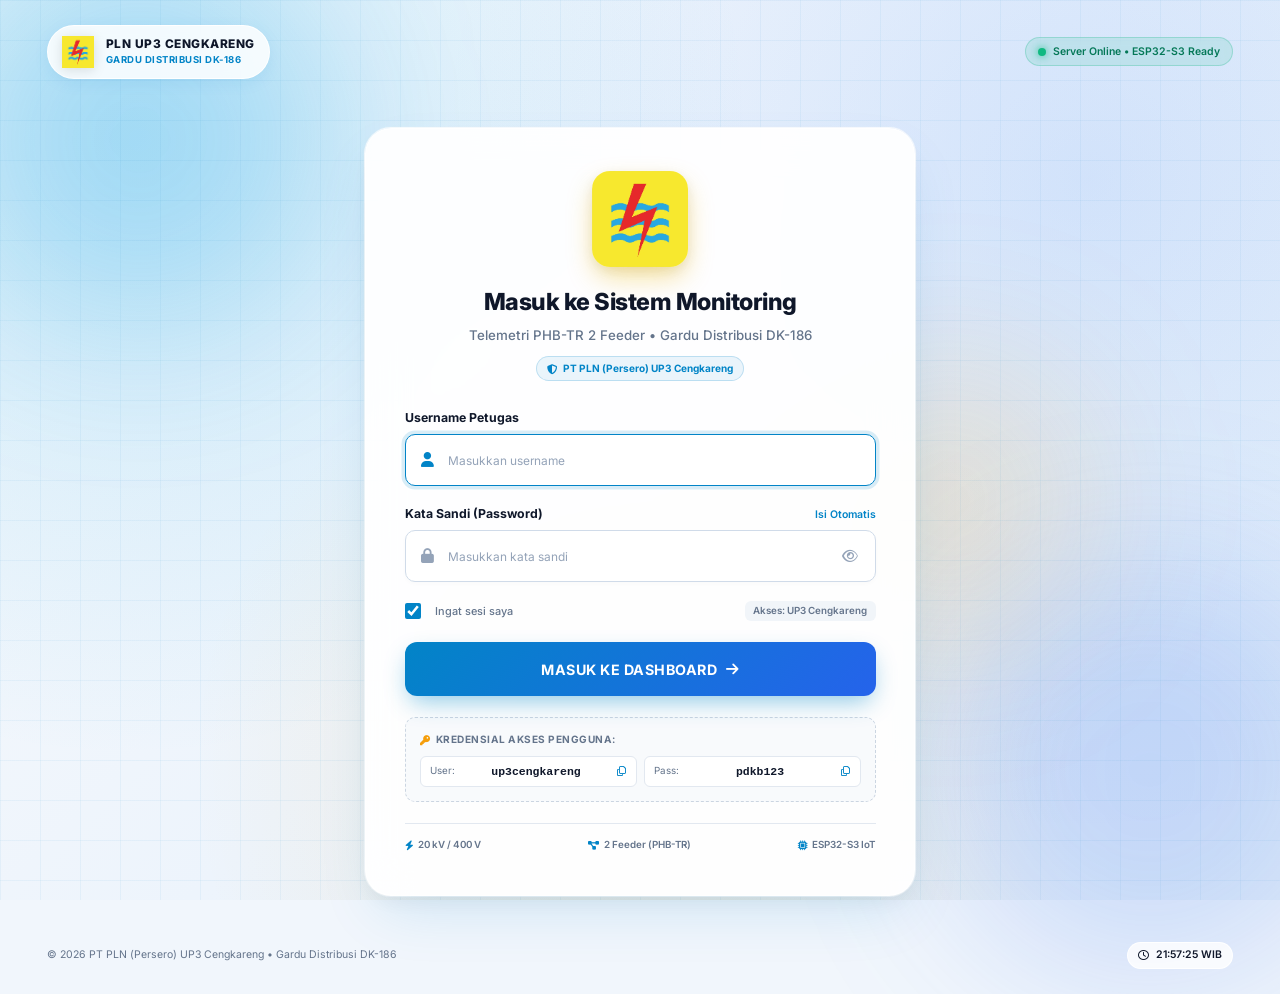
<file: index.html>
<!DOCTYPE html>
<html lang="id">
<head>
    <meta charset="UTF-8">
    <meta name="viewport" content="width=device-width, initial-scale=1.0, maximum-scale=5.0">
    <meta name="theme-color" content="#f0f9ff">
    <meta name="description" content="Login Portal Sistem Monitoring Telemetri Gardu Distribusi DK-186 PHB-TR UP3 Cengkareng">
    <title>Login Petugas | Monitoring Gardu Distribusi DK-186 UP3 Cengkareng</title>

    <!-- Google Fonts: Inter -->
    <link rel="preconnect" href="https://fonts.googleapis.com">
    <link rel="preconnect" href="https://fonts.gstatic.com" crossorigin>
    <link href="https://fonts.googleapis.com/css2?family=Inter:wght@300;400;500;600;700;800&display=swap" rel="stylesheet">

    <!-- FontAwesome 6 -->
    <link rel="stylesheet" href="https://cdnjs.cloudflare.com/ajax/libs/font-awesome/6.5.1/css/all.min.css">

    <!-- Login Page Stylesheet -->
    <link rel="stylesheet" href="landing.css">
</head>
<body>
    <div class="login-page-wrapper">
        
        <!-- Ambient Decorative Background Shapes -->
        <div class="bg-orb orb-1"></div>
        <div class="bg-orb orb-2"></div>
        <div class="bg-orb orb-3"></div>
        <div class="bg-grid-pattern"></div>

        <!-- Top Header Minimal -->
        <header class="top-nav-bar">
            <div class="brand-pill">
                <img src="assets/pln-logo-clean.png" alt="Logo PLN" class="pln-nav-logo">
                <div class="brand-text">
                    <span class="brand-title">PLN UP3 CENGKARENG</span>
                    <span class="brand-sub">GARDU DISTRIBUSI DK-186</span>
                </div>
            </div>

            <div class="nav-status">
                <span class="status-indicator"></span>
                <span>Server Online &bull; ESP32-S3 Ready</span>
            </div>
        </header>

        <!-- Main Login Card Container -->
        <main class="login-main">
            <div class="login-card">
                
                <!-- Card Header -->
                <div class="card-header">
                    <div class="pln-emblem-badge">
                        <img src="assets/pln-logo-clean.png" alt="Logo Utama PT PLN (Persero)" class="pln-official-logo">
                    </div>
                    <h2>Masuk ke Sistem Monitoring</h2>
                    <p>Telemetri PHB-TR 2 Feeder &bull; Gardu Distribusi DK-186</p>
                    <div class="substation-chip">
                        <i class="fa-solid fa-shield-halved"></i> PT PLN (Persero) UP3 Cengkareng
                    </div>
                </div>

                <!-- Alert Message Box -->
                <div class="alert-box" id="alertBox" style="display: none;">
                    <i class="fa-solid fa-circle-exclamation alert-icon"></i>
                    <span id="alertMessage">Username atau Password salah!</span>
                </div>

                <!-- Login Form -->
                <form id="loginForm" onsubmit="handleLogin(event)" autocomplete="off">
                    
                    <!-- Username Field -->
                    <div class="input-group">
                        <label for="username">Username Petugas</label>
                        <div class="input-wrapper">
                            <i class="fa-solid fa-user field-icon"></i>
                            <input 
                                type="text" 
                                id="username" 
                                class="form-input" 
                                placeholder="Masukkan username" 
                                required 
                                autofocus
                            >
                        </div>
                    </div>

                    <!-- Password Field -->
                    <div class="input-group">
                        <div class="label-row">
                            <label for="password">Kata Sandi (Password)</label>
                            <span class="forgot-hint" onclick="fillDemoCredentials()">Isi Otomatis</span>
                        </div>
                        <div class="input-wrapper">
                            <i class="fa-solid fa-lock field-icon"></i>
                            <input 
                                type="password" 
                                id="password" 
                                class="form-input" 
                                placeholder="Masukkan kata sandi" 
                                required
                            >
                            <button type="button" class="btn-toggle-pwd" id="togglePwdBtn" onclick="togglePasswordVisibility()" title="Lihat Password">
                                <i class="fa-regular fa-eye" id="togglePwdIcon"></i>
                            </button>
                        </div>
                    </div>

                    <!-- Options Row -->
                    <div class="form-options">
                        <label class="remember-checkbox">
                            <input type="checkbox" id="rememberMe" checked>
                            <span class="checkmark"></span>
                            <span>Ingat sesi saya</span>
                        </label>
                        <span class="role-badge">Akses: UP3 Cengkareng</span>
                    </div>

                    <!-- Submit Button -->
                    <button type="submit" class="btn-login" id="btnLogin">
                        <span id="btnText">MASUK KE DASHBOARD</span>
                        <i class="fa-solid fa-arrow-right" id="btnIcon"></i>
                        <span class="spinner" id="btnSpinner" style="display: none;"></span>
                    </button>
                </form>

                <!-- Quick Credential Helper Chip -->
                <div class="demo-credential-box">
                    <div class="demo-header">
                        <i class="fa-solid fa-key"></i>
                        <span>Kredensial Akses Pengguna:</span>
                    </div>
                    <div class="demo-pills-row">
                        <div class="credential-pill" onclick="fillUsername('up3cengkareng')" title="Klik untuk menyalin">
                            <span>User:</span> <strong>up3cengkareng</strong>
                            <i class="fa-regular fa-copy"></i>
                        </div>
                        <div class="credential-pill" onclick="fillPassword('pdkb123')" title="Klik untuk menyalin">
                            <span>Pass:</span> <strong>pdkb123</strong>
                            <i class="fa-regular fa-copy"></i>
                        </div>
                    </div>
                </div>

                <!-- Footer Specs inside Card -->
                <div class="card-footer-info">
                    <div class="footer-spec-item">
                        <i class="fa-solid fa-bolt"></i> 20 kV / 400 V
                    </div>
                    <div class="footer-spec-item">
                        <i class="fa-solid fa-diagram-project"></i> 2 Feeder (PHB-TR)
                    </div>
                    <div class="footer-spec-item">
                        <i class="fa-solid fa-microchip"></i> ESP32-S3 IoT
                    </div>
                </div>

            </div>
        </main>

        <!-- Bottom Page Footer -->
        <footer class="bottom-page-footer">
            <p>&copy; 2026 PT PLN (Persero) UP3 Cengkareng &bull; Gardu Distribusi DK-186</p>
            <div class="live-clock-badge">
                <i class="fa-regular fa-clock"></i>
                <span id="loginClock">--:--:-- WIB</span>
            </div>
        </footer>

    </div>

    <!-- Login Javascript Logic -->
    <script src="landing.js"></script>
</body>
</html>
</file>
<file: landing.css>
/* ==========================================================================
   PORTAL LOGIN SISTEM MONITORING GARDU DISTRIBUSI DK-186
   Bright, Modern, High-Tech Corporate Light Theme for Laptop & Handphone
   ========================================================================== */

:root {
    /* Bright Corporate Palette (PLN Blue, Clean Sky & Electric Accents) */
    --bg-light: #f1f6fc;
    --bg-card: rgba(255, 255, 255, 0.94);
    --border-card: rgba(255, 255, 255, 0.95);
    --border-input: #d0dbe9;
    --border-focus: #0284c7;

    --text-heading: #0f172a;
    --text-body: #334155;
    --text-muted: #64748b;
    --text-light: #94a3b8;

    --c-primary: #0284c7;
    --c-primary-hover: #0369a1;
    --c-secondary: #2563eb;
    --c-amber: #f59e0b;
    --c-green: #10b981;
    --c-red: #ef4444;

    --font-main: 'Inter', -apple-system, BlinkMacSystemFont, 'Segoe UI', Roboto, sans-serif;
    --radius-xl: 22px;
    --radius-lg: 14px;
    --radius-md: 10px;
    --radius-sm: 6px;

    --shadow-card: 0 25px 60px -15px rgba(2, 132, 199, 0.16), 
                   0 10px 25px -5px rgba(15, 23, 42, 0.06), 
                   0 0 1px 1px rgba(255, 255, 255, 0.9);
    --shadow-btn: 0 10px 25px -5px rgba(2, 132, 199, 0.45);
}

* {
    margin: 0;
    padding: 0;
    box-sizing: border-box;
}

html {
    font-size: 14px;
    height: 100%;
}

body {
    font-family: var(--font-main);
    background-color: var(--bg-light);
    color: var(--text-body);
    min-height: 100vh;
    display: flex;
    flex-direction: column;
    position: relative;
    overflow-x: hidden;
    line-height: 1.5;
}

/* ==========================================================================
   AMBIENT DECORATIVE LIGHT BACKGROUND
   ========================================================================== */
.login-page-wrapper {
    position: relative;
    min-height: 100vh;
    display: flex;
    flex-direction: column;
    justify-content: space-between;
    padding: 1.25rem;
    z-index: 1;
    background: 
        radial-gradient(circle at 10% 15%, rgba(14, 165, 233, 0.18) 0%, transparent 45%),
        radial-gradient(circle at 85% 20%, rgba(59, 130, 246, 0.15) 0%, transparent 50%),
        radial-gradient(circle at 50% 85%, rgba(245, 158, 11, 0.12) 0%, transparent 45%),
        linear-gradient(135deg, #f8fafc 0%, #edf4fc 50%, #e6f0fa 100%);
    background-attachment: fixed;
}

/* Subtle Technical Grid Overlay */
.bg-grid-pattern {
    position: fixed;
    inset: 0;
    background-image: 
        linear-gradient(to right, rgba(2, 132, 199, 0.05) 1px, transparent 1px),
        linear-gradient(to bottom, rgba(2, 132, 199, 0.05) 1px, transparent 1px);
    background-size: 40px 40px;
    pointer-events: none;
    z-index: -1;
}

/* Glowing Ambient Floating Orbs */
.bg-orb {
    position: fixed;
    border-radius: 50%;
    filter: blur(80px);
    pointer-events: none;
    z-index: -1;
    animation: floatOrb 12s ease-in-out infinite alternate;
}

.orb-1 {
    width: 380px;
    height: 380px;
    background: rgba(14, 165, 233, 0.22);
    top: -50px;
    left: -50px;
}

.orb-2 {
    width: 420px;
    height: 420px;
    background: rgba(37, 99, 235, 0.18);
    bottom: -80px;
    right: -80px;
    animation-delay: -5s;
}

.orb-3 {
    width: 280px;
    height: 280px;
    background: rgba(245, 158, 11, 0.15);
    top: 40%;
    right: 15%;
    animation-delay: -8s;
}

@keyframes floatOrb {
    0% { transform: translate(0, 0) scale(1); }
    100% { transform: translate(40px, 30px) scale(1.1); }
}

/* ==========================================================================
   TOP HEADER NAVIGATION
   ========================================================================== */
.top-nav-bar {
    display: flex;
    justify-content: space-between;
    align-items: center;
    max-width: 1200px;
    width: 100%;
    margin: 0 auto;
    padding: 0.5rem 0.5rem 1.5rem;
}

.brand-pill {
    display: flex;
    align-items: center;
    gap: 0.85rem;
    background: rgba(255, 255, 255, 0.85);
    padding: 0.5rem 1rem;
    border-radius: 9999px;
    border: 1px solid rgba(255, 255, 255, 0.95);
    box-shadow: 0 4px 15px rgba(2, 132, 199, 0.08);
    backdrop-filter: blur(10px);
}

.pln-nav-logo {
    width: 32px;
    height: 38px;
    object-fit: contain;
    filter: drop-shadow(0 2px 6px rgba(0, 0, 0, 0.12));
}

.brand-text {
    display: flex;
    flex-direction: column;
}

.brand-title {
    font-size: 0.85rem;
    font-weight: 800;
    color: var(--text-heading);
    letter-spacing: 0.5px;
}

.brand-sub {
    font-size: 0.68rem;
    font-weight: 700;
    color: var(--c-primary);
    letter-spacing: 0.5px;
}

.nav-status {
    display: inline-flex;
    align-items: center;
    gap: 0.5rem;
    font-size: 0.75rem;
    font-weight: 600;
    color: #047857;
    background: rgba(16, 185, 129, 0.12);
    border: 1px solid rgba(16, 185, 129, 0.25);
    padding: 0.4rem 0.85rem;
    border-radius: 9999px;
    backdrop-filter: blur(8px);
}

.status-indicator {
    width: 8px;
    height: 8px;
    border-radius: 50%;
    background-color: var(--c-green);
    box-shadow: 0 0 8px var(--c-green);
    animation: pulseStatus 2s infinite;
}

@keyframes pulseStatus {
    0%, 100% { transform: scale(1); opacity: 1; }
    50% { transform: scale(0.8); opacity: 0.6; }
}

/* ==========================================================================
   MAIN LOGIN CARD CONTAINER
   ========================================================================== */
.login-main {
    flex: 1;
    display: flex;
    align-items: center;
    justify-content: center;
    padding: 2rem 0;
}

.login-card {
    background: var(--bg-card);
    border: 1px solid var(--border-card);
    border-radius: 26px;
    box-shadow: var(--shadow-card);
    width: 100%;
    max-width: 550px; /* Diperbesar untuk tampilan laptop yang lebih proporsional & lega */
    padding: 3rem 2.75rem; /* Padding lebih lega & nyaman di layar laptop */
    backdrop-filter: blur(20px);
    -webkit-backdrop-filter: blur(20px);
    position: relative;
    transition: transform 0.3s ease, box-shadow 0.3s ease;
}

/* Card Header */
.card-header {
    text-align: center;
    margin-bottom: 2rem;
}

.pln-emblem-badge {
    display: inline-flex;
    align-items: center;
    justify-content: center;
    margin-bottom: 1.25rem;
    position: relative;
}

.pln-official-logo {
    width: 96px; /* Ukuran gagah & proporsional */
    height: 96px;
    object-fit: contain;
    border-radius: 18px;
    box-shadow: 0 12px 28px -4px rgba(234, 179, 8, 0.45), 0 4px 12px rgba(0, 0, 0, 0.08);
    transition: transform 0.3s cubic-bezier(0.34, 1.56, 0.64, 1);
}

.pln-official-logo:hover {
    transform: scale(1.06) rotate(-1deg);
    box-shadow: 0 16px 32px -4px rgba(234, 179, 8, 0.55);
}

.card-header h2 {
    font-size: 1.68rem; /* Sedikit diperbesar agar tegas */
    font-weight: 800;
    color: var(--text-heading);
    letter-spacing: -0.5px;
    margin-bottom: 0.45rem;
}

.card-header p {
    font-size: 0.95rem; /* Lebih mudah dibaca */
    color: var(--text-muted);
    font-weight: 500;
}

.substation-chip {
    display: inline-flex;
    align-items: center;
    gap: 0.4rem;
    background: rgba(2, 132, 199, 0.08);
    color: var(--c-primary);
    border: 1px solid rgba(2, 132, 199, 0.2);
    font-size: 0.72rem;
    font-weight: 700;
    padding: 0.3rem 0.75rem;
    border-radius: 9999px;
    margin-top: 0.75rem;
}

/* Alert Notification */
.alert-box {
    display: flex;
    align-items: center;
    gap: 0.65rem;
    background: #fef2f2;
    border: 1px solid #fecaca;
    color: #b91c1c;
    padding: 0.75rem 1rem;
    border-radius: var(--radius-md);
    font-size: 0.8rem;
    font-weight: 600;
    margin-bottom: 1.25rem;
    animation: shakeError 0.4s ease-in-out;
}

@keyframes shakeError {
    0%, 100% { transform: translateX(0); }
    20%, 60% { transform: translateX(-6px); }
    40%, 80% { transform: translateX(6px); }
}

.alert-icon {
    font-size: 1rem;
    color: var(--c-red);
}

/* ==========================================================================
   LOGIN FORM FIELDS
   ========================================================================== */
.input-group {
    margin-bottom: 1.35rem;
}

.input-group label {
    display: block;
    font-size: 0.88rem;
    font-weight: 700;
    color: var(--text-heading);
    margin-bottom: 0.45rem;
}

.label-row {
    display: flex;
    justify-content: space-between;
    align-items: center;
    margin-bottom: 0.45rem;
}

.label-row label {
    margin-bottom: 0;
}

.forgot-hint {
    font-size: 0.75rem;
    color: var(--c-primary);
    font-weight: 600;
    cursor: pointer;
    transition: color 0.2s;
}

.forgot-hint:hover {
    color: var(--c-primary-hover);
    text-decoration: underline;
}

.input-wrapper {
    position: relative;
    display: flex;
    align-items: center;
}

.field-icon {
    position: absolute;
    left: 1.15rem;
    color: var(--text-light);
    font-size: 1.05rem;
    pointer-events: none;
    transition: color 0.2s;
}

.form-input {
    width: 100%;
    height: 52px;
    padding: 0 1.15rem 0 3rem;
    background: #ffffff;
    border: 1.5px solid var(--border-input);
    border-radius: var(--radius-md);
    font-family: inherit;
    font-size: 0.98rem;
    color: var(--text-heading);
    outline: none;
    transition: all 0.25s ease;
    box-shadow: 0 2px 5px rgba(0, 0, 0, 0.02);
}

.form-input:focus {
    border-color: var(--border-focus);
    background: #ffffff;
    box-shadow: 0 0 0 3.5px rgba(2, 132, 199, 0.15);
}

.form-input:focus + .field-icon,
.input-wrapper:focus-within .field-icon {
    color: var(--c-primary);
}

.form-input::placeholder {
    color: var(--text-light);
    font-size: 0.85rem;
}

/* Password Toggle Button */
.btn-toggle-pwd {
    position: absolute;
    right: 0.85rem;
    background: transparent;
    border: none;
    color: var(--text-light);
    cursor: pointer;
    padding: 0.4rem;
    font-size: 1rem;
    display: flex;
    align-items: center;
    justify-content: center;
    transition: color 0.2s;
}

.btn-toggle-pwd:hover {
    color: var(--text-heading);
}

/* Options (Remember Me & Role) */
.form-options {
    display: flex;
    justify-content: space-between;
    align-items: center;
    margin-bottom: 1.5rem;
    font-size: 0.78rem;
}

.remember-checkbox {
    display: flex;
    align-items: center;
    gap: 0.5rem;
    cursor: pointer;
    color: var(--text-muted);
    font-weight: 500;
}

.remember-checkbox input {
    cursor: pointer;
    accent-color: var(--c-primary);
    width: 16px;
    height: 16px;
}

.role-badge {
    background: #f1f5f9;
    color: var(--text-muted);
    padding: 0.2rem 0.6rem;
    border-radius: var(--radius-sm);
    font-size: 0.7rem;
    font-weight: 600;
}

/* Submit Login Button */
.btn-login {
    width: 100%;
    height: 54px;
    background: linear-gradient(135deg, #0284c7 0%, #2563eb 100%);
    color: #fff;
    border: none;
    border-radius: 12px;
    font-family: inherit;
    font-size: 1.02rem;
    font-weight: 700;
    letter-spacing: 0.5px;
    cursor: pointer;
    display: flex;
    align-items: center;
    justify-content: center;
    gap: 0.65rem;
    box-shadow: var(--shadow-btn);
    transition: all 0.3s cubic-bezier(0.4, 0, 0.2, 1);
    position: relative;
    overflow: hidden;
}

.btn-login:hover {
    transform: translateY(-2px);
    box-shadow: 0 14px 28px -5px rgba(2, 132, 199, 0.55);
}

.btn-login:active {
    transform: translateY(0);
}

.btn-login i {
    transition: transform 0.25s ease;
}

.btn-login:hover i {
    transform: translateX(4px);
}

/* Spinner for Loading */
.spinner {
    width: 20px;
    height: 20px;
    border: 3px solid rgba(255, 255, 255, 0.3);
    border-top-color: #ffffff;
    border-radius: 50%;
    animation: spin 0.8s linear infinite;
}

@keyframes spin {
    to { transform: rotate(360deg); }
}

/* ==========================================================================
   DEMO CREDENTIAL HELPER (UP3CENGKARENG / PDKB123)
   ========================================================================== */
.demo-credential-box {
    margin-top: 1.5rem;
    padding: 1rem;
    background: #f8fafc;
    border: 1px dashed #cbd5e1;
    border-radius: var(--radius-md);
    display: flex;
    flex-direction: column;
    gap: 0.6rem;
}

.demo-header {
    display: flex;
    align-items: center;
    gap: 0.4rem;
    font-size: 0.72rem;
    color: var(--text-muted);
    font-weight: 700;
    text-transform: uppercase;
    letter-spacing: 0.5px;
}

.demo-header i {
    color: var(--c-amber);
}

.demo-pills-row {
    display: flex;
    gap: 0.5rem;
}

.credential-pill {
    flex: 1;
    background: #ffffff;
    border: 1px solid #e2e8f0;
    border-radius: var(--radius-sm);
    padding: 0.45rem 0.65rem;
    font-size: 0.78rem;
    display: flex;
    align-items: center;
    justify-content: space-between;
    cursor: pointer;
    transition: all 0.2s ease;
}

.credential-pill:hover {
    background: #f0fdf4;
    border-color: #86efac;
    transform: translateY(-1px);
}

.credential-pill span {
    color: var(--text-muted);
    font-size: 0.7rem;
}

.credential-pill strong {
    color: var(--text-heading);
    font-family: monospace;
    font-size: 0.82rem;
}

.credential-pill i {
    font-size: 0.7rem;
    color: var(--c-primary);
}

/* Footer Specs in Card */
.card-footer-info {
    display: flex;
    justify-content: space-between;
    align-items: center;
    margin-top: 1.5rem;
    padding-top: 1rem;
    border-top: 1px solid #e2e8f0;
}

.footer-spec-item {
    font-size: 0.7rem;
    color: var(--text-muted);
    font-weight: 600;
    display: flex;
    align-items: center;
    gap: 0.35rem;
}

.footer-spec-item i {
    color: var(--c-primary);
}

/* ==========================================================================
   BOTTOM PAGE FOOTER
   ========================================================================== */
.bottom-page-footer {
    display: flex;
    justify-content: space-between;
    align-items: center;
    max-width: 1200px;
    width: 100%;
    margin: 0 auto;
    padding: 1.25rem 0.5rem 0.5rem;
    font-size: 0.75rem;
    color: var(--text-muted);
}

.live-clock-badge {
    display: inline-flex;
    align-items: center;
    gap: 0.45rem;
    background: rgba(255, 255, 255, 0.8);
    padding: 0.35rem 0.75rem;
    border-radius: 9999px;
    border: 1px solid rgba(255, 255, 255, 0.9);
    font-weight: 600;
    color: var(--text-heading);
}

/* ==========================================================================
   RESPONSIVE DESIGN (LAPTOP VS HANDPHONE)
   ========================================================================== */
@media (max-width: 640px) {
    .login-page-wrapper {
        padding: 0.85rem;
    }

    .top-nav-bar {
        flex-direction: column;
        align-items: flex-start;
        gap: 0.75rem;
        padding-bottom: 1rem;
    }

    .nav-status {
        width: 100%;
        justify-content: center;
    }

    .login-card {
        padding: 1.85rem 1.25rem;
        border-radius: 20px;
    }

    .pln-official-logo {
        width: 76px;
        height: 76px;
        border-radius: 14px;
    }

    .card-header h2 {
        font-size: 1.35rem;
    }

    .form-input {
        height: 48px;
        font-size: 0.92rem;
    }

    .btn-login {
        height: 50px;
        font-size: 0.96rem;
    }

    .demo-pills-row {
        flex-direction: column;
    }

    .card-footer-info {
        flex-wrap: wrap;
        gap: 0.5rem;
        justify-content: center;
    }

    .bottom-page-footer {
        flex-direction: column;
        gap: 0.65rem;
        text-align: center;
    }
}
</file>
